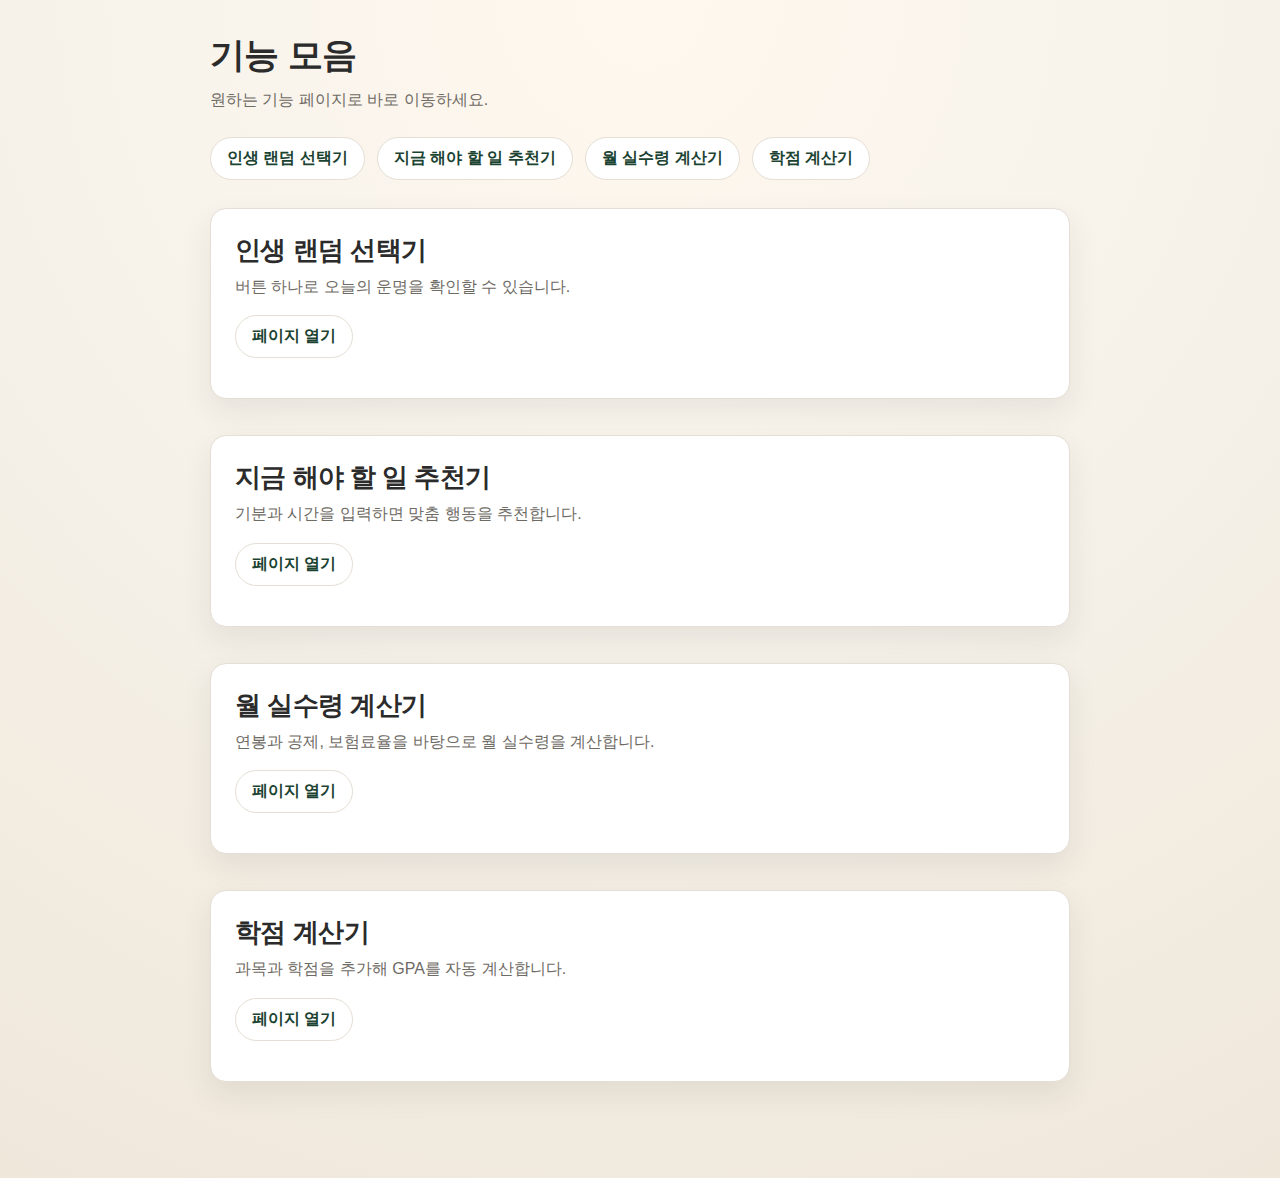
<file: index.html>
<!DOCTYPE html>
<html lang="ko">
<head>
    <meta charset="UTF-8">
    <meta name="viewport" content="width=device-width, initial-scale=1.0">
    <title>기능 모음 | 랜덤 선택기, 추천기, 월 실수령, 학점 계산기</title>
    <meta name="description" content="인생 랜덤 선택기, 오늘 할 일 추천기, 월 실수령 계산기, 학점 계산기를 한 곳에서 이용하세요.">
    <link rel="canonical" href="https://gorafaduck.github.io/tools/">
    <meta property="og:type" content="website">
    <meta property="og:title" content="기능 모음">
    <meta property="og:description" content="랜덤 선택기, 추천기, 월 실수령 계산기, 학점 계산기 모음 페이지입니다.">
    <meta property="og:url" content="https://gorafaduck.github.io/tools/">
    <meta property="og:site_name" content="기능 모음">
    <meta property="og:locale" content="ko_KR">
    <link rel="stylesheet" href="style.css">
    <script async src="https://pagead2.googlesyndication.com/pagead/js/adsbygoogle.js?client=ca-pub-8262664702213958"
        crossorigin="anonymous"></script>
</head>
<body>
    <div class="container">
        <header class="page-header">
            <h1>기능 모음</h1>
            <p class="subtitle">원하는 기능 페이지로 바로 이동하세요.</p>
        </header>

        <nav class="menu" aria-label="기능 페이지 목록">
            <a class="menu-link" href="./fortune/">인생 랜덤 선택기</a>
            <a class="menu-link" href="./recommend/">지금 해야 할 일 추천기</a>
            <a class="menu-link" href="./salary/">월 실수령 계산기</a>
            <a class="menu-link" href="./gpa/">학점 계산기</a>
        </nav>

        <section class="feature">
            <div class="card">
                <h2>인생 랜덤 선택기</h2>
                <p class="subtitle">버튼 하나로 오늘의 운명을 확인할 수 있습니다.</p>
                <p><a class="menu-link" href="./fortune/">페이지 열기</a></p>
            </div>
        </section>

        <section class="feature">
            <div class="card">
                <h2>지금 해야 할 일 추천기</h2>
                <p class="subtitle">기분과 시간을 입력하면 맞춤 행동을 추천합니다.</p>
                <p><a class="menu-link" href="./recommend/">페이지 열기</a></p>
            </div>
        </section>

        <section class="feature">
            <div class="card">
                <h2>월 실수령 계산기</h2>
                <p class="subtitle">연봉과 공제, 보험료율을 바탕으로 월 실수령을 계산합니다.</p>
                <p><a class="menu-link" href="./salary/">페이지 열기</a></p>
            </div>
        </section>

        <section class="feature">
            <div class="card">
                <h2>학점 계산기</h2>
                <p class="subtitle">과목과 학점을 추가해 GPA를 자동 계산합니다.</p>
                <p><a class="menu-link" href="./gpa/">페이지 열기</a></p>
            </div>
        </section>
    </div>
</body>
</html>
</file>
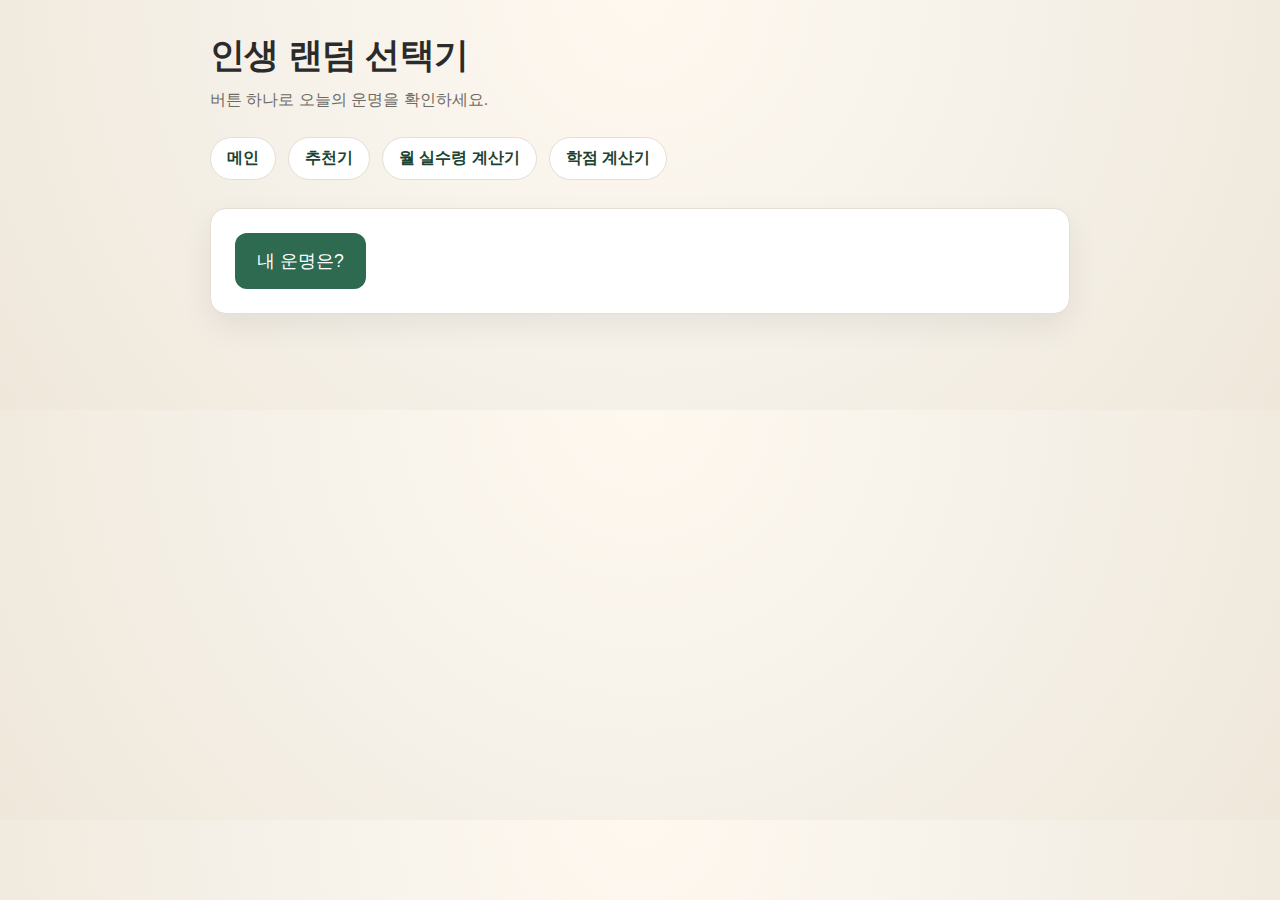
<file: fortune/index.html>
<!DOCTYPE html>
<html lang="ko">
<head>
    <meta charset="UTF-8">
    <meta name="viewport" content="width=device-width, initial-scale=1.0">
    <title>인생 랜덤 선택기 | 기능 모음</title>
    <meta name="description" content="버튼 한 번으로 오늘의 운명을 랜덤으로 확인하고 URL 공유까지 할 수 있습니다.">
    <link rel="canonical" href="https://gorafaduck.github.io/tools/fortune/">
    <meta property="og:type" content="website">
    <meta property="og:title" content="인생 랜덤 선택기">
    <meta property="og:description" content="오늘의 운명을 랜덤으로 뽑아보세요.">
    <meta property="og:url" content="https://gorafaduck.github.io/tools/fortune/">
    <meta property="og:site_name" content="기능 모음">
    <meta property="og:locale" content="ko_KR">
    <link rel="stylesheet" href="../style.css">
    <script async src="https://pagead2.googlesyndication.com/pagead/js/adsbygoogle.js?client=ca-pub-8262664702213958"
        crossorigin="anonymous"></script>
</head>
<body id="top">
    <div class="container">
        <header class="page-header">
            <h1>인생 랜덤 선택기</h1>
            <p class="subtitle">버튼 하나로 오늘의 운명을 확인하세요.</p>
        </header>

        <nav class="menu" aria-label="기능 페이지 목록">
            <a class="menu-link" href="../">메인</a>
            <a class="menu-link" href="../recommend/">추천기</a>
            <a class="menu-link" href="../salary/">월 실수령 계산기</a>
            <a class="menu-link" href="../gpa/">학점 계산기</a>
        </nav>

        <section class="feature">
            <div class="card fortune-card">
                <button type="button" id="fortune-button" class="primary fortune-button">내 운명은?</button>
                <div id="fortune-output" class="fortune-output hidden">
                    <div class="result-hero fortune-hero">
                        <span class="label">운명 결과</span>
                        <strong id="fortune-text">-</strong>
                    </div>
                    <div class="fortune-actions">
                        <button type="button" id="fortune-share" class="ghost" disabled>URL 표시</button>
                        <input type="text" id="fortune-url" class="fortune-url hidden" readonly>
                        <button type="button" id="fortune-copy" class="ghost hidden" disabled>복사</button>
                        <span id="fortune-status" class="fortune-status"></span>
                    </div>
                </div>
            </div>
        </section>
    </div>

    <script src="../main.js"></script>
</body>
</html>
</file>
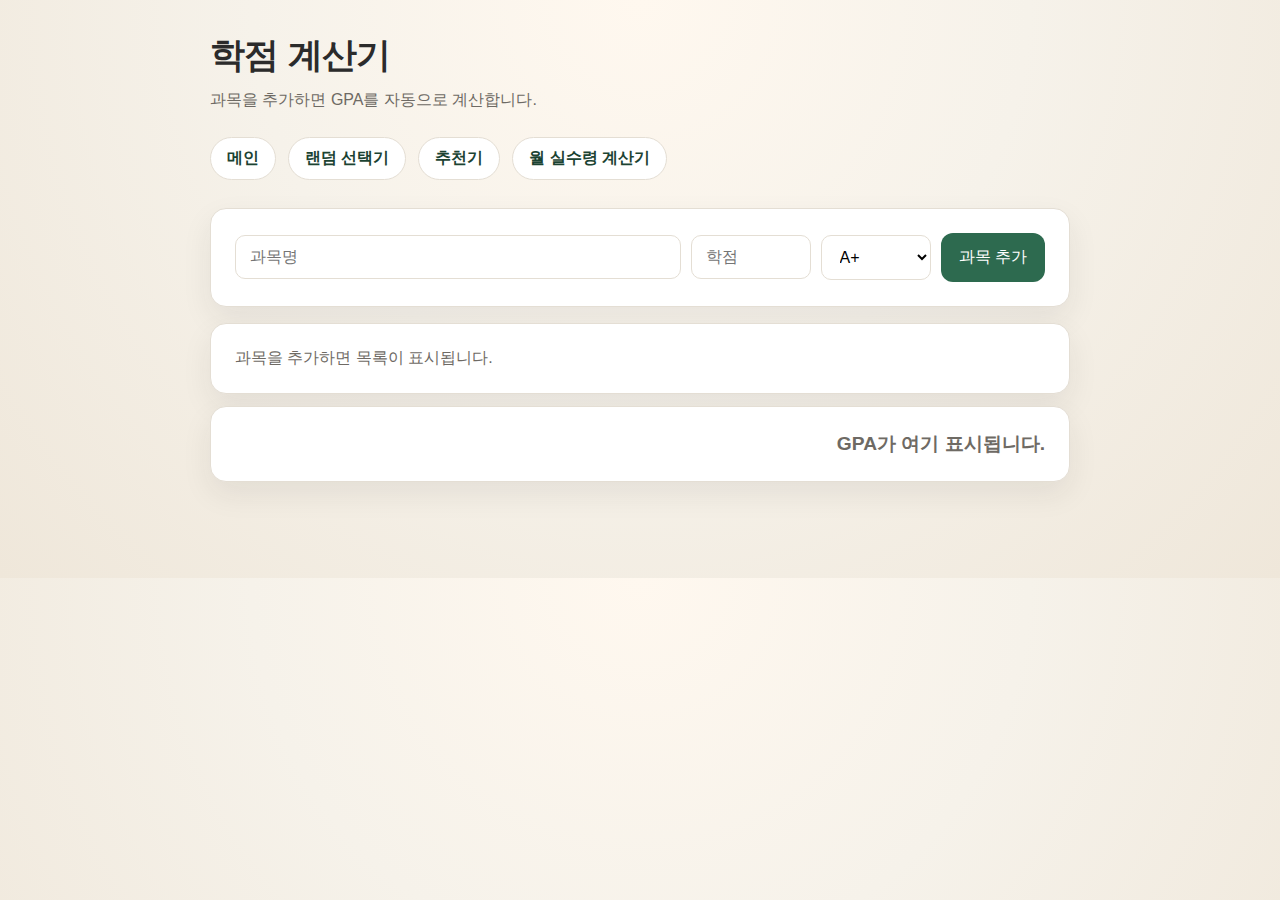
<file: gpa/index.html>
<!DOCTYPE html>
<html lang="ko">
<head>
    <meta charset="UTF-8">
    <meta name="viewport" content="width=device-width, initial-scale=1.0">
    <title>학점 계산기 | 기능 모음</title>
    <meta name="description" content="과목명, 학점, 성적을 추가해 GPA를 자동으로 계산하는 학점 계산기입니다.">
    <link rel="canonical" href="https://gorafaduck.github.io/tools/gpa/">
    <meta property="og:type" content="website">
    <meta property="og:title" content="학점 계산기">
    <meta property="og:description" content="과목을 추가하면 GPA를 자동으로 계산합니다.">
    <meta property="og:url" content="https://gorafaduck.github.io/tools/gpa/">
    <meta property="og:site_name" content="기능 모음">
    <meta property="og:locale" content="ko_KR">
    <link rel="stylesheet" href="../style.css">
    <script async src="https://pagead2.googlesyndication.com/pagead/js/adsbygoogle.js?client=ca-pub-8262664702213958"
        crossorigin="anonymous"></script>
</head>
<body>
    <div class="container">
        <header class="page-header">
            <h1>학점 계산기</h1>
            <p class="subtitle">과목을 추가하면 GPA를 자동으로 계산합니다.</p>
        </header>

        <nav class="menu" aria-label="기능 페이지 목록">
            <a class="menu-link" href="../">메인</a>
            <a class="menu-link" href="../fortune/">랜덤 선택기</a>
            <a class="menu-link" href="../recommend/">추천기</a>
            <a class="menu-link" href="../salary/">월 실수령 계산기</a>
        </nav>

        <section class="feature">
            <form id="course-form" class="card">
                <input type="text" id="course-name" placeholder="과목명" required>
                <input type="number" id="credits" placeholder="학점" min="0" step="0.1" required>
                <select id="grade">
                    <option value="4.5">A+</option>
                    <option value="4.0">A</option>
                    <option value="3.5">B+</option>
                    <option value="3.0">B</option>
                    <option value="2.5">C+</option>
                    <option value="2.0">C</option>
                    <option value="1.5">D+</option>
                    <option value="1.0">D</option>
                    <option value="0">F</option>
                </select>
                <button type="submit" class="primary">과목 추가</button>
            </form>

            <div id="course-list" class="card list-card"></div>
            <div id="gpa-display" class="card gpa-card"></div>
        </section>
    </div>

    <script src="../main.js"></script>
</body>
</html>
</file>
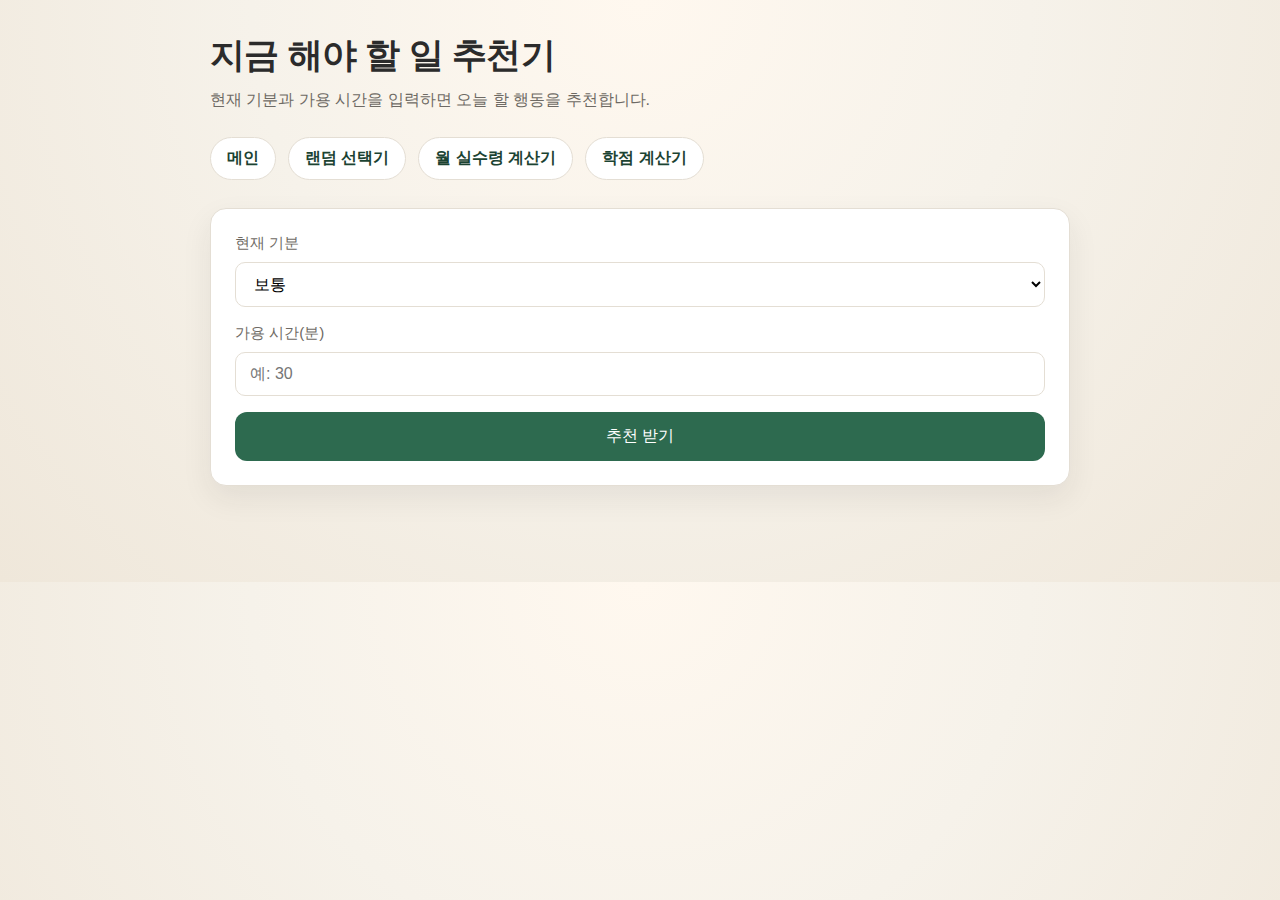
<file: recommend/index.html>
<!DOCTYPE html>
<html lang="ko">
<head>
    <meta charset="UTF-8">
    <meta name="viewport" content="width=device-width, initial-scale=1.0">
    <title>지금 해야 할 일 추천기 | 기능 모음</title>
    <meta name="description" content="현재 기분과 가용 시간을 입력하면 지금 당장 할 행동을 추천합니다.">
    <link rel="canonical" href="https://gorafaduck.github.io/tools/recommend/">
    <meta property="og:type" content="website">
    <meta property="og:title" content="지금 해야 할 일 추천기">
    <meta property="og:description" content="기분과 시간을 기반으로 오늘 할 일을 추천받아보세요.">
    <meta property="og:url" content="https://gorafaduck.github.io/tools/recommend/">
    <meta property="og:site_name" content="기능 모음">
    <meta property="og:locale" content="ko_KR">
    <link rel="stylesheet" href="../style.css">
    <script async src="https://pagead2.googlesyndication.com/pagead/js/adsbygoogle.js?client=ca-pub-8262664702213958"
        crossorigin="anonymous"></script>
</head>
<body>
    <div class="container">
        <header class="page-header">
            <h1>지금 해야 할 일 추천기</h1>
            <p class="subtitle">현재 기분과 가용 시간을 입력하면 오늘 할 행동을 추천합니다.</p>
        </header>

        <nav class="menu" aria-label="기능 페이지 목록">
            <a class="menu-link" href="../">메인</a>
            <a class="menu-link" href="../fortune/">랜덤 선택기</a>
            <a class="menu-link" href="../salary/">월 실수령 계산기</a>
            <a class="menu-link" href="../gpa/">학점 계산기</a>
        </nav>

        <section class="feature">
            <form id="recommend-form" class="card">
                <label class="field">
                    <span>현재 기분</span>
                    <select id="mood">
                        <option value="energized">에너지 넘침</option>
                        <option value="focused">집중하고 싶음</option>
                        <option value="neutral" selected>보통</option>
                        <option value="tired">지침/무기력</option>
                        <option value="stressed">스트레스</option>
                        <option value="anxious">불안/우울</option>
                    </select>
                </label>

                <label class="field">
                    <span>가용 시간(분)</span>
                    <input type="number" id="available-time" placeholder="예: 30" min="1" step="1" required>
                </label>

                <button type="submit" class="primary">추천 받기</button>
            </form>

            <section id="recommend-output" class="card hidden">
                <div class="result-hero">
                    <span class="label">추천 행동</span>
                    <strong id="recommend-title">-</strong>
                </div>
                <ul id="recommend-list" class="recommend-list"></ul>
            </section>
        </section>
    </div>

    <script src="../main.js"></script>
</body>
</html>
</file>
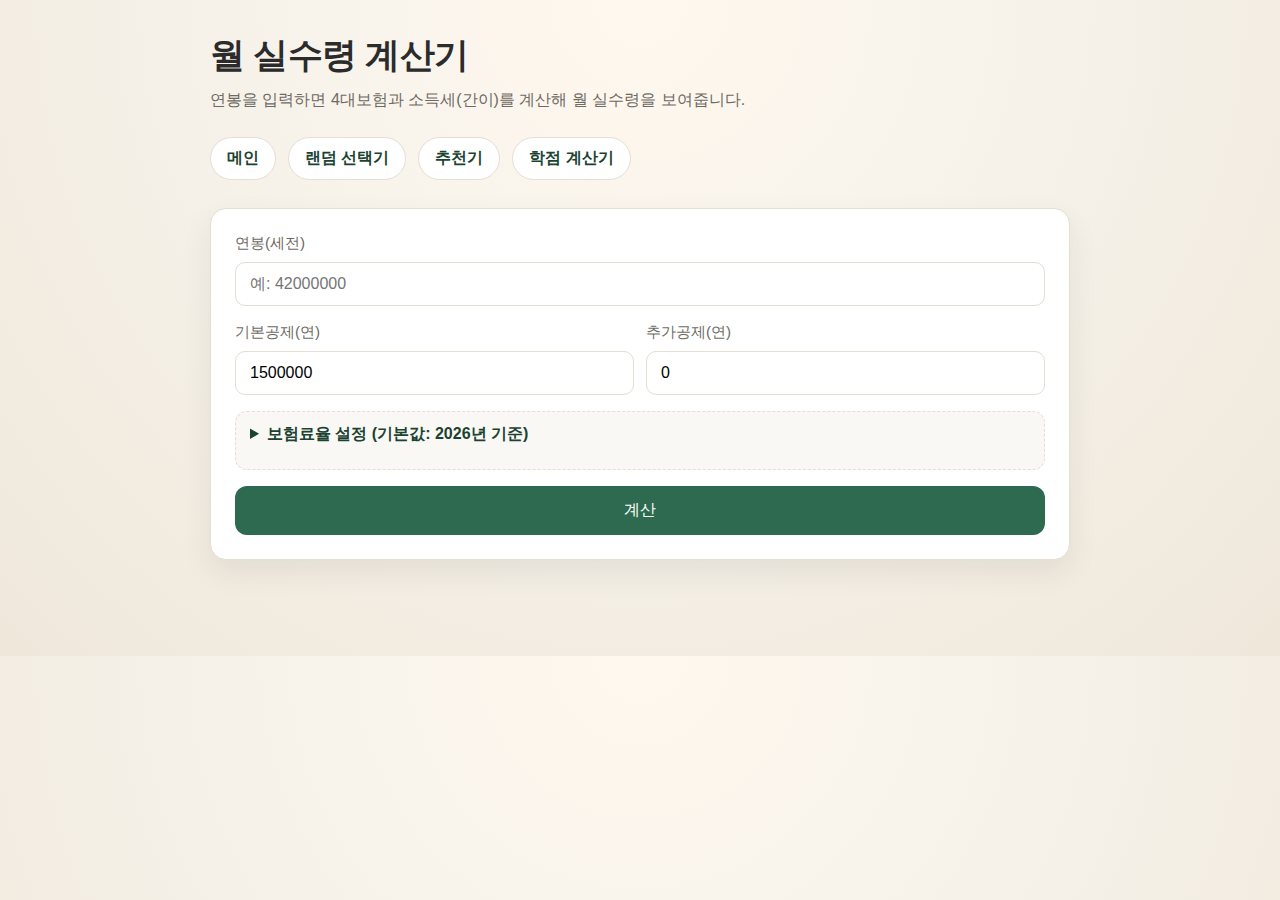
<file: salary/index.html>
<!DOCTYPE html>
<html lang="ko">
<head>
    <meta charset="UTF-8">
    <meta name="viewport" content="width=device-width, initial-scale=1.0">
    <title>월 실수령 계산기 | 기능 모음</title>
    <meta name="description" content="연봉과 공제, 보험료율을 기준으로 월 실수령액과 항목별 공제 금액을 계산합니다.">
    <link rel="canonical" href="https://gorafaduck.github.io/tools/salary/">
    <meta property="og:type" content="website">
    <meta property="og:title" content="월 실수령 계산기">
    <meta property="og:description" content="연봉 입력으로 월 실수령과 공제 내역을 간편 계산하세요.">
    <meta property="og:url" content="https://gorafaduck.github.io/tools/salary/">
    <meta property="og:site_name" content="기능 모음">
    <meta property="og:locale" content="ko_KR">
    <link rel="stylesheet" href="../style.css">
    <script async src="https://pagead2.googlesyndication.com/pagead/js/adsbygoogle.js?client=ca-pub-8262664702213958"
        crossorigin="anonymous"></script>
</head>
<body>
    <div class="container">
        <header class="page-header">
            <h1>월 실수령 계산기</h1>
            <p class="subtitle">연봉을 입력하면 4대보험과 소득세(간이)를 계산해 월 실수령을 보여줍니다.</p>
        </header>

        <nav class="menu" aria-label="기능 페이지 목록">
            <a class="menu-link" href="../">메인</a>
            <a class="menu-link" href="../fortune/">랜덤 선택기</a>
            <a class="menu-link" href="../recommend/">추천기</a>
            <a class="menu-link" href="../gpa/">학점 계산기</a>
        </nav>

        <section class="feature">
            <form id="salary-form" class="card">
                <label class="field">
                    <span>연봉(세전)</span>
                    <input type="number" id="annual-salary" placeholder="예: 42000000" min="0" step="10000" required>
                </label>

                <div class="row">
                    <label class="field">
                        <span>기본공제(연)</span>
                        <input type="number" id="basic-deduction" value="1500000" min="0" step="10000">
                    </label>
                    <label class="field">
                        <span>추가공제(연)</span>
                        <input type="number" id="extra-deduction" value="0" min="0" step="10000">
                    </label>
                </div>

                <details class="rates">
                    <summary>보험료율 설정 (기본값: 2026년 기준)</summary>
                    <div class="row">
                        <label class="field">
                            <span>국민연금(근로자, %)</span>
                            <input type="number" id="pension-rate" value="4.75" min="0" step="0.01">
                        </label>
                        <label class="field">
                            <span>건강보험(근로자, %)</span>
                            <input type="number" id="health-rate" value="3.595" min="0" step="0.001">
                        </label>
                    </div>
                    <div class="row">
                        <label class="field">
                            <span>장기요양(건보료의, %)</span>
                            <input type="number" id="ltc-rate" value="13.14" min="0" step="0.01">
                        </label>
                        <label class="field">
                            <span>고용보험(근로자, %)</span>
                            <input type="number" id="employment-rate" value="0.9" min="0" step="0.01">
                        </label>
                    </div>
                </details>

                <button type="submit" class="primary">계산</button>
            </form>

            <section id="results" class="card hidden">
                <div class="result-hero">
                    <span class="label">월 실수령</span>
                    <strong id="net-monthly">-</strong>
                </div>

                <div class="breakdown">
                    <div class="item">
                        <span>월 세전</span>
                        <strong id="gross-monthly">-</strong>
                    </div>
                    <div class="item">
                        <span>월 4대보험 합계</span>
                        <strong id="insurance-monthly">-</strong>
                    </div>
                    <div class="item">
                        <span>월 소득세</span>
                        <strong id="income-tax-monthly">-</strong>
                    </div>
                </div>

                <div class="divider"></div>

                <div class="breakdown">
                    <div class="item">
                        <span>국민연금</span>
                        <strong id="pension-monthly">-</strong>
                    </div>
                    <div class="item">
                        <span>건강보험</span>
                        <strong id="health-monthly">-</strong>
                    </div>
                    <div class="item">
                        <span>장기요양</span>
                        <strong id="ltc-monthly">-</strong>
                    </div>
                    <div class="item">
                        <span>고용보험</span>
                        <strong id="employment-monthly">-</strong>
                    </div>
                    <div class="item">
                        <span>연 소득세</span>
                        <strong id="income-tax-annual">-</strong>
                    </div>
                </div>

                <p class="note">
                    * 간이 계산입니다. 근로소득공제, 세액공제, 비과세, 상·하한액 등은 반영하지 않습니다.
                    실제 원천징수액과 차이가 있을 수 있습니다.
                </p>
            </section>
        </section>
    </div>

    <script src="../main.js"></script>
</body>
</html>
</file>
<file: style.css>
:root {
    color-scheme: light;
    --bg: #f6f2ea;
    --card: #ffffff;
    --text: #2b2b2b;
    --muted: #6e6a64;
    --accent: #2d6a4f;
    --accent-strong: #1b4332;
    --border: #e4ded4;
}

html {
    scroll-behavior: smooth;
}

* {
    box-sizing: border-box;
}

body {
    font-family: "Pretendard", "Noto Sans KR", "Apple SD Gothic Neo", sans-serif;
    background: radial-gradient(circle at top, #fff8ef 0%, #f6f2ea 45%, #efe7da 100%);
    color: var(--text);
    margin: 0;
    padding: 32px 20px 60px;
}

.container {
    max-width: 860px;
    margin: 0 auto;
}

.page-header {
    margin-bottom: 24px;
}

h1 {
    margin: 0 0 8px;
    font-size: 2.2rem;
    letter-spacing: -0.02em;
}

h2 {
    margin: 0 0 6px;
    font-size: 1.6rem;
    letter-spacing: -0.02em;
}

.subtitle {
    margin: 0;
    color: var(--muted);
    line-height: 1.6;
}

.menu {
    display: flex;
    flex-wrap: wrap;
    gap: 12px;
    margin-bottom: 28px;
}

.menu-link {
    display: inline-flex;
    align-items: center;
    padding: 10px 16px;
    border-radius: 999px;
    border: 1px solid var(--border);
    background: #fff;
    text-decoration: none;
    color: var(--accent-strong);
    font-weight: 600;
    transition: transform 0.2s ease, box-shadow 0.2s ease;
}

.menu-link:hover {
    transform: translateY(-1px);
    box-shadow: 0 8px 18px rgba(45, 106, 79, 0.18);
}

.feature {
    margin-bottom: 36px;
}

.feature-header {
    display: flex;
    justify-content: space-between;
    align-items: flex-start;
    gap: 16px;
    margin-bottom: 16px;
}

.top-link {
    align-self: flex-start;
    text-decoration: none;
    color: var(--accent);
    font-weight: 600;
    border: 1px solid var(--border);
    padding: 6px 12px;
    border-radius: 999px;
    background: #fff;
}

.card {
    background: var(--card);
    border: 1px solid var(--border);
    border-radius: 16px;
    padding: 24px;
    box-shadow: 0 12px 30px rgba(43, 43, 43, 0.08);
}

#salary-form {
    display: flex;
    flex-direction: column;
    gap: 16px;
    margin-bottom: 24px;
}

#recommend-form {
    display: flex;
    flex-direction: column;
    gap: 16px;
    margin-bottom: 24px;
}

#course-form {
    display: flex;
    gap: 10px;
    flex-wrap: wrap;
    align-items: center;
    margin-bottom: 16px;
}

#course-form input[type="text"] {
    flex: 1 1 220px;
}

#course-form input[type="number"] {
    width: 120px;
}

#course-form select {
    width: 110px;
}

.field {
    display: flex;
    flex-direction: column;
    gap: 8px;
    font-size: 0.95rem;
}

.field span {
    color: var(--muted);
}

input {
    padding: 12px 14px;
    border: 1px solid var(--border);
    border-radius: 10px;
    font-size: 1rem;
    transition: border-color 0.2s ease, box-shadow 0.2s ease;
}

select {
    padding: 12px 14px;
    border: 1px solid var(--border);
    border-radius: 10px;
    font-size: 1rem;
    background: #fff;
}

input:focus {
    outline: none;
    border-color: var(--accent);
    box-shadow: 0 0 0 3px rgba(45, 106, 79, 0.15);
}

.row {
    display: grid;
    grid-template-columns: repeat(auto-fit, minmax(220px, 1fr));
    gap: 12px;
}

.rates {
    border: 1px dashed var(--border);
    border-radius: 12px;
    padding: 12px 14px;
    color: var(--muted);
    background: #faf8f4;
}

.rates summary {
    cursor: pointer;
    font-weight: 600;
    color: var(--accent-strong);
    margin-bottom: 12px;
}

.primary {
    background: var(--accent);
    color: #fff;
    border: none;
    padding: 14px 18px;
    font-size: 1rem;
    border-radius: 12px;
    cursor: pointer;
    transition: transform 0.2s ease, box-shadow 0.2s ease;
}

.primary:hover {
    transform: translateY(-1px);
    box-shadow: 0 8px 18px rgba(45, 106, 79, 0.25);
}

.ghost {
    border: 1px solid var(--border);
    background: #fff;
    color: var(--accent-strong);
    padding: 6px 12px;
    border-radius: 999px;
    cursor: pointer;
}

.result-hero {
    display: flex;
    flex-direction: column;
    gap: 6px;
    margin-bottom: 20px;
}

.result-hero .label {
    color: var(--muted);
    font-size: 0.95rem;
}

.result-hero strong {
    font-size: 2rem;
    color: var(--accent-strong);
}

.breakdown {
    display: grid;
    grid-template-columns: repeat(auto-fit, minmax(180px, 1fr));
    gap: 12px;
}

.item {
    padding: 12px 14px;
    border-radius: 12px;
    background: #f9f6f0;
    display: flex;
    justify-content: space-between;
    align-items: center;
    font-size: 0.95rem;
}

.item strong {
    font-size: 1rem;
}

.course-item {
    display: flex;
    justify-content: space-between;
    align-items: center;
    padding: 12px 0;
    border-bottom: 1px solid var(--border);
    gap: 12px;
}

.course-item:last-child {
    border-bottom: none;
}

.divider {
    height: 1px;
    background: var(--border);
    margin: 20px 0;
}

.note {
    color: var(--muted);
    font-size: 0.9rem;
    line-height: 1.6;
    margin-top: 16px;
}

.recommend-list {
    list-style: none;
    padding: 0;
    margin: 0;
    display: grid;
    gap: 10px;
}

.recommend-list li {
    padding: 12px 14px;
    border-radius: 12px;
    background: #f9f6f0;
    border: 1px solid var(--border);
}

.fortune-card {
    display: flex;
    flex-direction: column;
    gap: 18px;
    align-items: flex-start;
}

.fortune-button {
    font-size: 1.1rem;
    padding: 16px 22px;
}

.fortune-output {
    width: 100%;
}

.fortune-hero strong {
    display: block;
    margin-top: 6px;
    font-size: 1.8rem;
}

.fortune-actions {
    margin-top: 14px;
    display: flex;
    align-items: center;
    gap: 12px;
    flex-wrap: wrap;
}

.fortune-url {
    flex: 1 1 280px;
    padding: 10px 12px;
    border: 1px solid var(--border);
    border-radius: 10px;
    font-size: 0.95rem;
    background: #fff;
}

.fortune-status {
    color: var(--muted);
    font-size: 0.9rem;
}

.fortune-loading .fortune-hero strong {
    animation: pulse 1s infinite ease-in-out;
}

@keyframes pulse {
    0% {
        opacity: 0.4;
        transform: translateY(0);
    }
    50% {
        opacity: 1;
        transform: translateY(-2px);
    }
    100% {
        opacity: 0.4;
        transform: translateY(0);
    }
}

.list-card {
    margin-top: 16px;
}

.gpa-card {
    margin-top: 12px;
    text-align: right;
    font-weight: 700;
    font-size: 1.2rem;
}

.empty {
    color: var(--muted);
    margin: 0;
}

.hidden {
    display: none;
}

@media (max-width: 600px) {
    body {
        padding: 24px 16px 40px;
    }

    h1 {
        font-size: 1.8rem;
    }

    h2 {
        font-size: 1.4rem;
    }

    .card {
        padding: 18px;
    }

    .feature-header {
        flex-direction: column;
        align-items: flex-start;
    }
}
</file>
